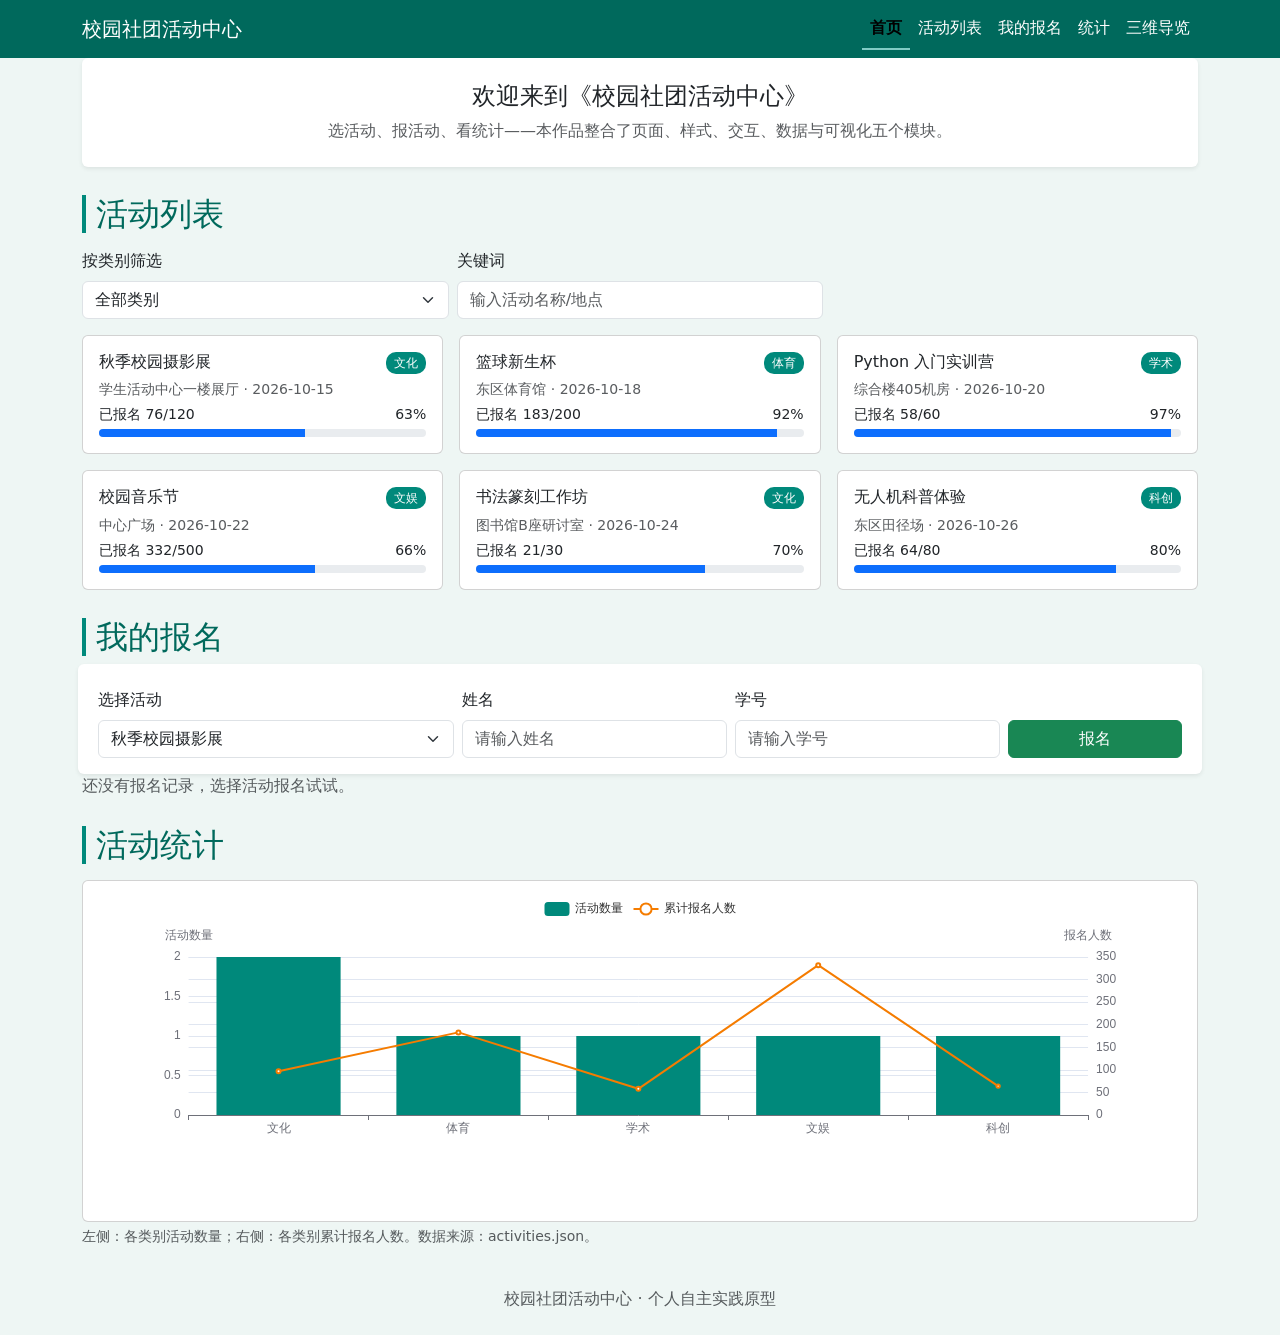
<file: index.html>
<!DOCTYPE html>
<html lang="zh-CN">
<head>
  <meta charset="UTF-8">
  <meta name="viewport" content="width=device-width, initial-scale=1.0">
  <title>校园社团活动中心</title>
  <link rel="stylesheet" href="libs/bootstrap.min.css">
  <link rel="stylesheet" href="css/style.css">
</head>
<body>
  <!-- 统一入口与导航 -->
  <nav class="navbar navbar-expand-lg">
    <div class="container">
      <a class="navbar-brand" href="index.html">校园社团活动中心</a>
      <button class="navbar-toggler" type="button" data-bs-toggle="collapse" data-bs-target="#mainNav"
              aria-controls="mainNav" aria-expanded="false" aria-label="切换导航">
        <span class="navbar-toggler-icon"></span>
      </button>
      <div class="collapse navbar-collapse" id="mainNav">
        <ul class="navbar-nav ms-auto">
          <li class="nav-item"><a class="nav-link active" href="#home">首页</a></li>
          <li class="nav-item"><a class="nav-link" href="#activities">活动列表</a></li>
          <li class="nav-item"><a class="nav-link" href="#apply">我的报名</a></li>
          <li class="nav-item"><a class="nav-link" href="#stats">统计</a></li>
          <li class="nav-item"><a class="nav-link" href="three-d/scene.html" target="_blank">三维导览</a></li>
        </ul>
      </div>
    </div>
  </nav>

  <!-- 首页 -->
  <section id="home" class="container">
    <div class="alert alert-warning d-none" id="failTips" role="alert"></div>
    <div class="p-4 mb-3 rounded bg-white shadow-sm text-center">
      <h4>欢迎来到《校园社团活动中心》</h4>
      <p class="text-muted mb-0">选活动、报活动、看统计——本作品整合了页面、样式、交互、数据与可视化五个模块。</p>
    </div>
  </section>

  <!-- 活动列表（筛选交互） -->
  <section id="activities" class="container">
    <h2 class="section-title">活动列表</h2>
    <div class="row g-2 mb-3">
      <div class="col-md-4">
        <label for="catSel" class="form-label">按类别筛选</label>
        <select class="form-select" id="catSel">
          <option value="all">全部类别</option>
        </select>
      </div>
      <div class="col-md-4">
        <label for="kwInput" class="form-label">关键词</label>
        <input type="text" class="form-control" id="kwInput" placeholder="输入活动名称/地点">
      </div>
    </div>
    <div class="row row-cols-1 row-cols-md-2 row-cols-lg-3 g-3" id="actList"></div>
    <div class="text-muted" id="applyEmpty" style="display:none;">没有符合条件的活动。</div>
  </section>

  <!-- 我的报名（数据 + 本地保存，localStorage 持久化） -->
  <section id="apply" class="container">
    <h2 class="section-title">我的报名</h2>
    <form class="row g-2 mb-3 bg-white p-3 rounded shadow-sm" id="applyForm">
      <div class="col-md-4">
        <label for="actSel" class="form-label">选择活动</label>
        <select class="form-select" id="actSel"></select>
      </div>
      <div class="col-md-3">
        <label for="stuName" class="form-label">姓名</label>
        <input type="text" class="form-control" id="stuName" placeholder="请输入姓名">
      </div>
      <div class="col-md-3">
        <label for="stuNo" class="form-label">学号</label>
        <input type="text" class="form-control" id="stuNo" placeholder="请输入学号">
      </div>
      <div class="col-md-2 d-flex align-items-end">
        <button type="submit" class="btn btn-success w-100">报名</button>
      </div>
    </form>
    <div class="row row-cols-1 row-cols-md-2 row-cols-lg-3 g-3" id="applyList"></div>
    <div class="text-muted" id="applyTip">还没有报名记录，选择活动报名试试。</div>
  </section>

  <!-- 统计（可视化） -->
  <section id="stats" class="container">
    <h2 class="section-title">活动统计</h2>
    <div class="card"><div class="card-body chart-box" id="statChart"></div></div>
    <p class="text-muted small mt-1">左侧：各类别活动数量；右侧：各类别累计报名人数。数据来源：activities.json。</p>
  </section>

  <footer class="text-center text-muted py-4">校园社团活动中心 · 个人自主实践原型</footer>

  <script src="libs/jquery-3.7.1.min.js"></script>
  <script src="libs/bootstrap.bundle.min.js"></script>
  <script src="libs/echarts.min.js"></script>
  <script src="js/app.js"></script>
</body>
</html>
</file>
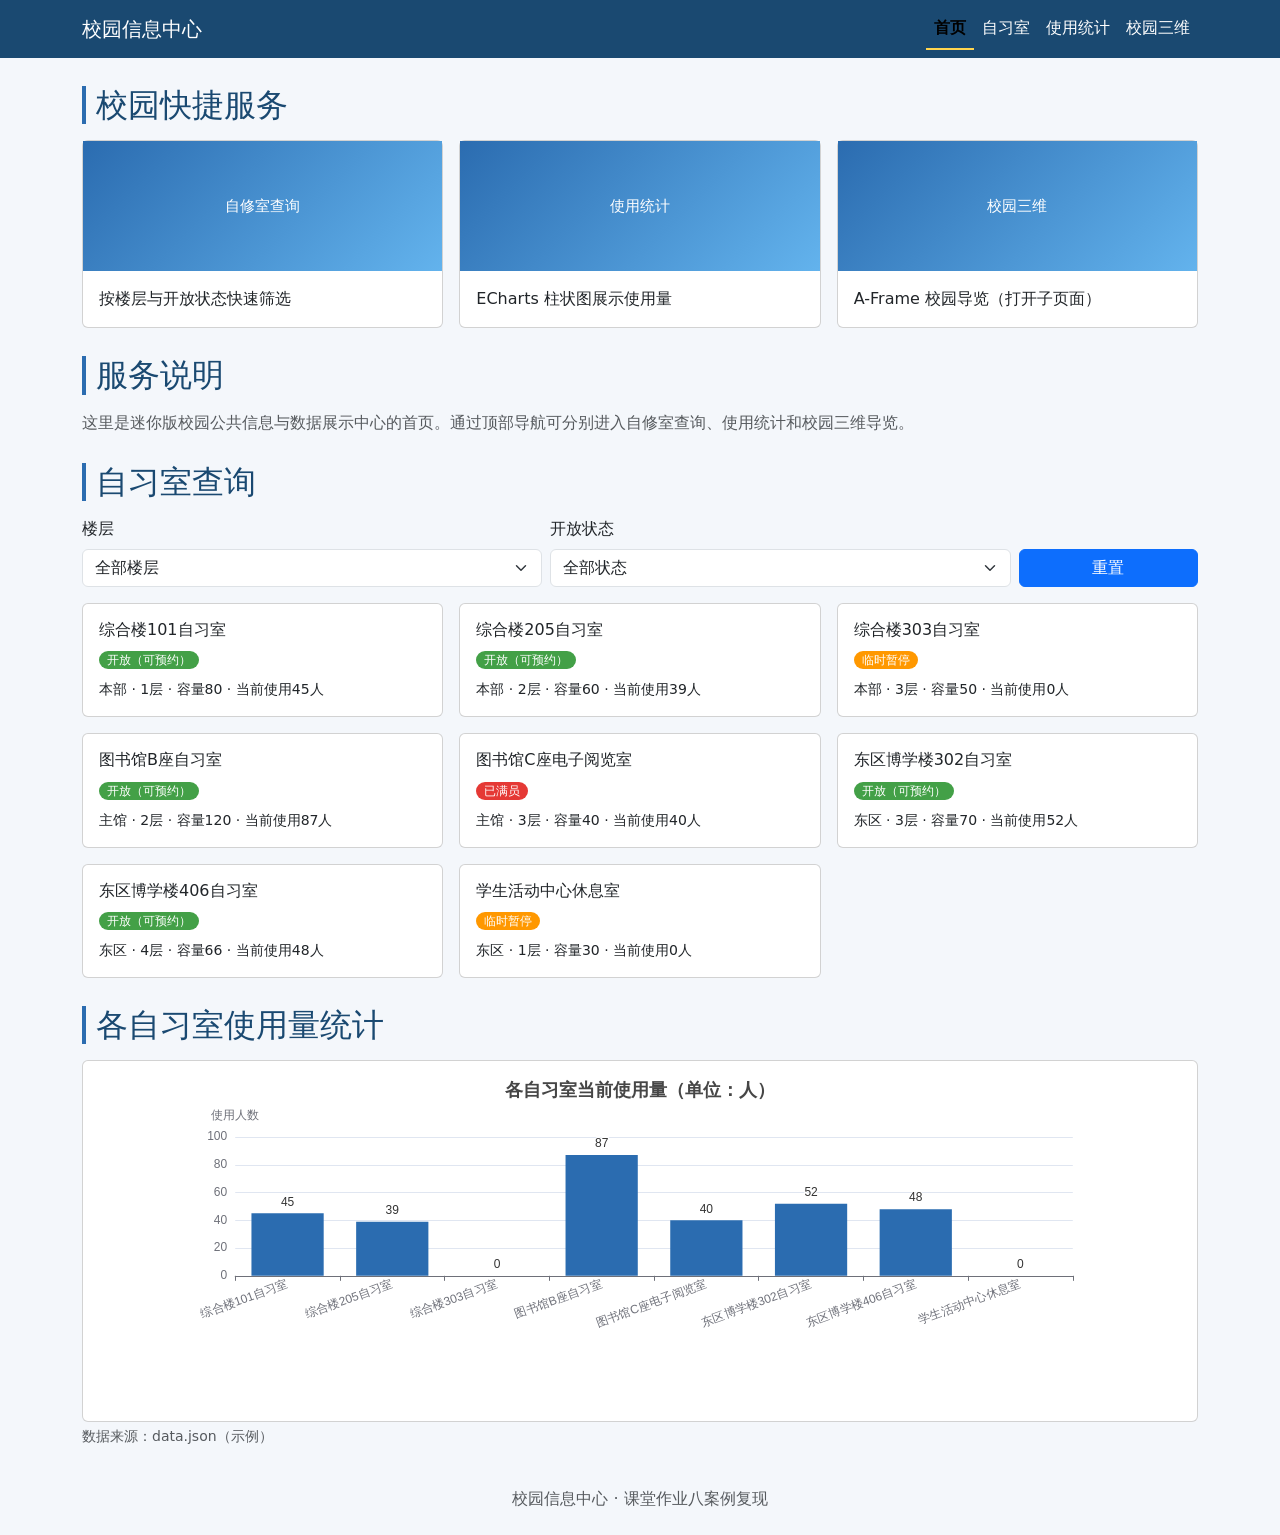
<file: integration/index.html>
<!DOCTYPE html>
<html lang="zh-CN">
<head>
  <meta charset="UTF-8">
  <meta name="viewport" content="width=device-width, initial-scale=1.0">
  <title>校园信息中心 · 迷你版</title>
  <link rel="stylesheet" href="libs/bootstrap.min.css">
  <link rel="stylesheet" href="css/style.css">
</head>
<body>
  <!-- 统一入口与导航 -->
  <nav class="navbar navbar-expand-lg">
    <div class="container">
      <a class="navbar-brand" href="index.html">校园信息中心</a>
      <button class="navbar-toggler" type="button" data-bs-toggle="collapse" data-bs-target="#mainNav"
              aria-controls="mainNav" aria-expanded="false" aria-label="切换导航">
        <span class="navbar-toggler-icon"></span>
      </button>
      <div class="collapse navbar-collapse" id="mainNav">
        <ul class="navbar-nav ms-auto" id="navList">
          <li class="nav-item"><a class="nav-link active" href="#home" data-target="home">首页</a></li>
          <li class="nav-item"><a class="nav-link" href="#rooms" data-target="rooms">自习室</a></li>
          <li class="nav-item"><a class="nav-link" href="#stats" data-target="stats">使用统计</a></li>
          <li class="nav-item"><a class="nav-link" href="three-d/scene.html" target="_blank">校园三维</a></li>
        </ul>
      </div>
    </div>
  </nav>

  <section id="home" class="container">
    <div class="alert alert-warning d-none" id="failTips" role="alert">网络异常或数据加载失败，请检查后再试。</div>

    <h2 class="section-title">校园快捷服务</h2>
    <div class="row row-cols-1 row-cols-md-2 row-cols-lg-3 g-3" id="homeCards"></div>

    <h2 class="section-title">服务说明</h2>
    <p class="text-muted">这里是迷你版校园公共信息与数据展示中心的首页。通过顶部导航可分别进入自修室查询、使用统计和校园三维导览。</p>

    <!-- 占位：各模块位置说明（第一步搭建骨架时先以文字占位） -->
    <div class="d-none" id="modulePlaceholder">
      <p>自习室查询模块：按楼层/开放状态筛选列表。</p>
      <p>使用统计模块：ECharts 柱状图（数据来源 data.json）。</p>
      <p>校园三维模块：A-Frame 校园导览，独立子页面。</p>
    </div>
  </section>

  <!-- 自习室查询（筛选交互） -->
  <section id="rooms" class="container">
    <h2 class="section-title">自习室查询</h2>
    <form class="row g-2 mb-3" id="filterForm">
      <div class="col-md-5">
        <label for="floorSel" class="form-label">楼层</label>
        <select class="form-select" id="floorSel">
          <option value="all">全部楼层</option>
          <option value="1">1层</option>
          <option value="2">2层</option>
          <option value="3">3层</option>
          <option value="4">4层</option>
        </select>
      </div>
      <div class="col-md-5">
        <label for="statusSel" class="form-label">开放状态</label>
        <select class="form-select" id="statusSel">
          <option value="all">全部状态</option>
          <option value="开放">开放</option>
          <option value="暂停">暂停</option>
          <option value="满员">满员</option>
        </select>
      </div>
      <div class="col-md-2 d-flex align-items-end">
        <button type="button" class="btn btn-primary w-100" id="resetBtn">重置</button>
      </div>
    </form>
    <div class="row row-cols-1 row-cols-md-2 row-cols-lg-3 g-3" id="roomList"></div>
    <div class="text-muted" id="emptyTip">没有符合筛选条件的自习室。</div>
  </section>

  <!-- 使用统计（图表） -->
  <section id="stats" class="container">
    <h2 class="section-title">各自习室使用量统计</h2>
    <div class="card"><div class="card-body chart-box" id="usageChart"></div></div>
    <p class="text-muted small mt-1">数据来源：data.json（示例）</p>
  </section>

  <footer class="text-center text-muted py-4">校园信息中心 · 课堂作业八案例复现</footer>

  <script src="libs/jquery-3.7.1.min.js"></script>
  <script src="libs/bootstrap.bundle.min.js"></script>
  <script src="libs/echarts.min.js"></script>
  <script src="js/app.js"></script>
</body>
</html>
</file>
<file: css/style.css>
/* 自主实践：校园社团活动中心 自定义样式（在 Bootstrap 之后引入） */
:root {
  --brand: #00897b;
  --brand-dark: #00695c;
  --bg-soft: #eef6f4;
}

body {
  background-color: var(--bg-soft);
}

.navbar {
  background-color: var(--brand-dark);
}
.navbar .navbar-brand,
.navbar .nav-link { color: #fff; }
.navbar .nav-link.active {
  font-weight: 700;
  border-bottom: 2px solid #80cbc4;
}

.section-title {
  color: var(--brand-dark);
  border-left: 4px solid var(--brand);
  padding-left: 10px;
  margin: 28px 0 16px;
}

.act-card {
  transition: transform 0.15s;
}
.act-card:hover { transform: translateY(-3px); }

.cat-badge {
  font-size: 12px;
  padding: 2px 8px;
  border-radius: 10px;
  color: #fff;
  background: var(--brand);
}

.progress-thin { height: 8px; }

#applyEmpty {
  display: none;
  text-align: center;
  color: #90a4ae;
  padding: 20px;
}

.chart-box { height: 340px; }

.error-tip {
  display: none;
  margin-top: 10px;
}

@media (max-width: 768px) {
  .chart-box { height: 260px; }
}
</file>
<file: integration/css/style.css>
/* 案例复现：迷你版校园信息中心 自定义样式（在 Bootstrap 之后引入） */
:root {
  --brand: #2b6cb0;
  --brand-dark: #1a4971;
  --bg-soft: #f4f7fb;
}

body {
  background-color: var(--bg-soft);
}

.navbar {
  background-color: var(--brand-dark);
}

.navbar .navbar-brand,
.navbar .nav-link {
  color: #fff;
}

.navbar .nav-link.active {
  font-weight: 700;
  border-bottom: 2px solid #ffd54f;
}

.section-title {
  color: var(--brand-dark);
  border-left: 4px solid var(--brand);
  padding-left: 10px;
  margin: 28px 0 16px;
}

.card-img-placeholder {
  height: 130px;
  background: linear-gradient(135deg, var(--brand), #63b3ed);
  color: #fff;
  display: flex;
  align-items: center;
  justify-content: center;
  font-size: 15px;
}

.status-badge {
  font-size: 12px;
  padding: 2px 8px;
  border-radius: 10px;
  color: #fff;
}

.status-开放 { background: #43a047; }
.status-暂停 { background: #ff9800; }
.status-满员 { background: #e53935; }

.room-card {
  transition: transform 0.15s;
}
.room-card:hover {
  transform: translateY(-3px);
}

#emptyTip {
  display: none;
  text-align: center;
  color: #6c757d;
  padding: 20px;
}

.chart-box {
  height: 360px;
}

.error-tip {
  display: none;
  margin-top: 10px;
}

@media (max-width: 768px) {
  .chart-box { height: 260px; }
}
</file>
